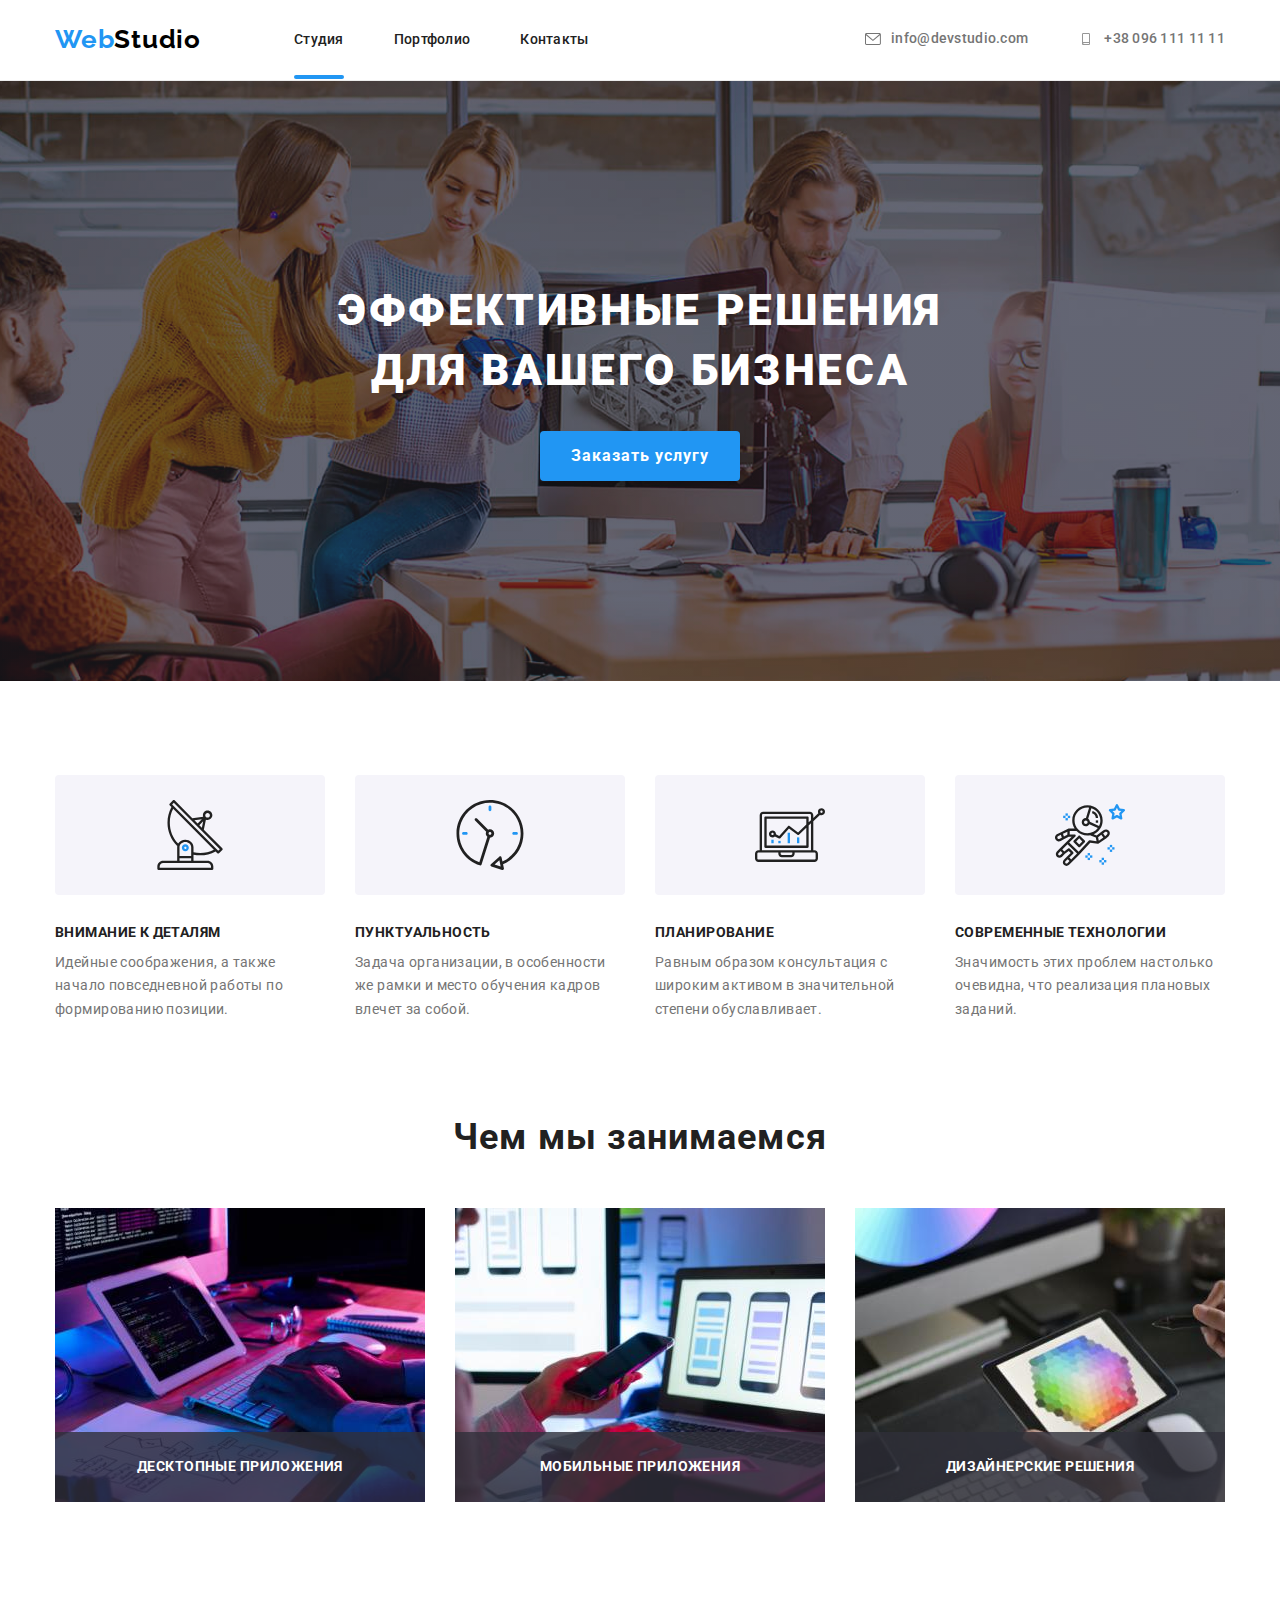
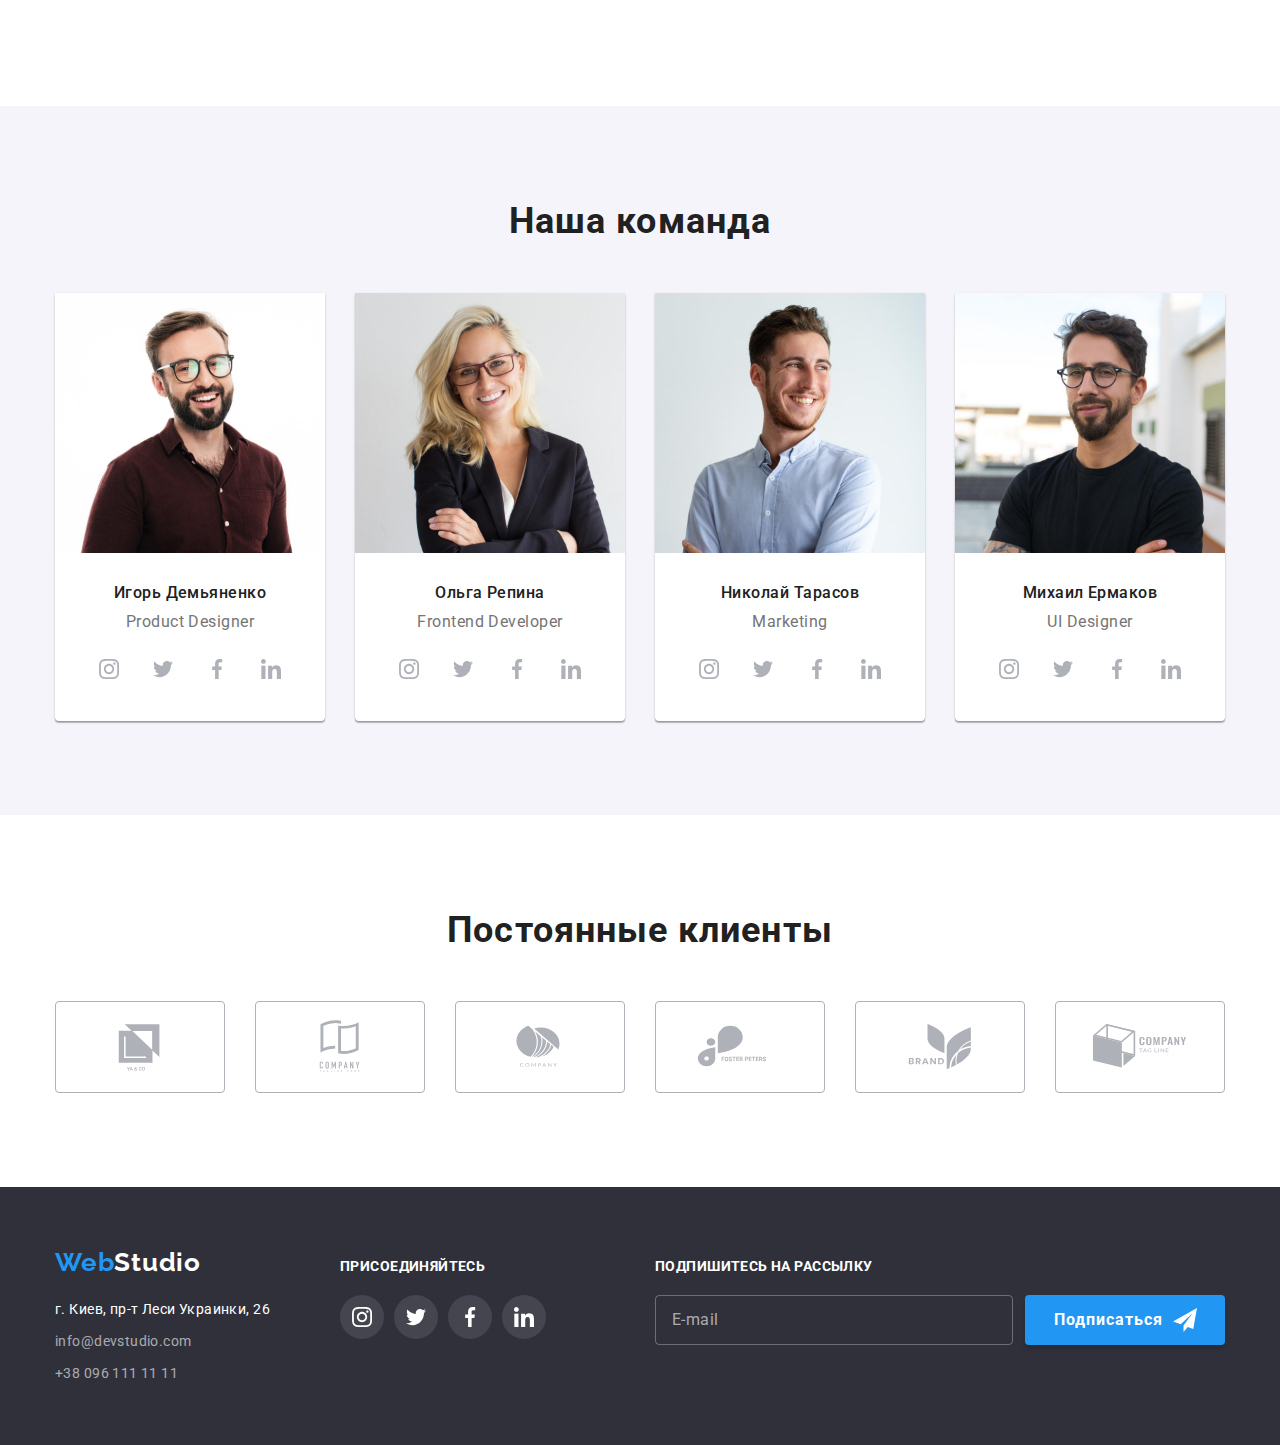
<file: index.html>
<!DOCTYPE html>
<html lang="ru">
  <head>
    <meta charset="UTF-8" />
    <meta http-equiv="X-UA-Compatible" content="IE=edge" />
    <meta name="viewport" content="width=device-width, initial-scale=1.0" />
    <title>Web Studio</title>
    <link rel="preconnect" href="https://fonts.googleapis.com" />
    <link rel="preconnect" href="https://fonts.gstatic.com" crossorigin />
    <link
      href="https://fonts.googleapis.com/css2?family=Raleway:wght@700&family=Roboto:wght@400;500;700;900&display=swap"
      rel="stylesheet"
    />
    <link rel="stylesheet" href="./css/modern-normalize.css" />
    <link rel="stylesheet" href="./css/styles.css" />
    <link rel="stylesheet" href="./css/main.min.css" />
  </head>
  <body>
    <header class="header">
      <div class="header__container container">
        <nav class="header-navigation">
          <a class="logo link" href=".\index.html"
            ><span class="logo__marker">Web</span>Studio</a
          >
          <ul class="header-navigation__list list">
            <li class="header-navigation__item">
              <a
                class="header-navigation__link link header-navigation__link--current"
                href="./index.html"
                >Студия</a
              >
            </li>
            <li class="header-navigation__item">
              <a class="header-navigation__link link" href="./portfolio.html"
                >Портфолио</a
              >
            </li>
            <li class="header-navigation__item">
              <a class="header-navigation__link link" href="">Контакты</a>
            </li>
          </ul>
        </nav>
        <ul class="header-contacts list">
          <li class="header-contacts__item">
            <a
              class="header-contacts__link link"
              href="mailto:info@devstudio.com"
              ><svg class="header-contacts__icon" width="16" height="12">
                <use href="./images/icons.svg#icon-envelope"></use>
              </svg>
              <span>info@devstudio.com</span>
            </a>
          </li>
          <li class="header-contacts__item">
            <a class="header-contacts__link link" href="tel:+380961111111">
              <svg class="header-contacts__icon" width="16" height="12">
                <use href="./images/icons.svg#icon-smartphone"></use>
              </svg>
              <span>+38 096 111 11 11</span></a
            >
          </li>
        </ul>
        <button type="button" class="header__menu-btn">
          <svg class="header__menu-icon" width="24" height="24">
            <use href="./images/icons.svg#icon-menu"></use>
          </svg>
        </button>
      </div>
    </header>
    <main>
      <section class="hero section">
        <div class="hero__container container">
          <h1 class="hero__title">Эффективные решения для вашего бизнеса</h1>
          <button class="hero__btn main-button" type="button" data-modal-open>
            Заказать услугу
          </button>
        </div>
      </section>
      <section class="about section">
        <div class="container">
          <ul class="about__list list">
            <li class="about__item">
              <div class="about__picture-wrap">
                <svg class="about__picture" width="70" height="70">
                  <use href="./images/icons.svg#icon-antenna"></use>
                </svg>
              </div>
              <h3 class="about__item-title">Внимание к деталям</h3>
              <p class="about__item-text">
                Идейные соображения, а также начало повседневной работы по
                формированию позиции.
              </p>
            </li>
            <li class="about__item">
              <div class="about__picture-wrap">
                <svg class="about__picture" width="70" height="70">
                  <use href="./images/icons.svg#icon-clock"></use>
                </svg>
              </div>
              <h3 class="about__item-title">Пунктуальность</h3>
              <p class="about__item-text">
                Задача организации, в особенности же рамки и место обучения
                кадров влечет за собой.
              </p>
            </li>
            <li class="about__item">
              <div class="about__picture-wrap">
                <svg class="about__picture" width="70" height="70">
                  <use href="./images/icons.svg#icon-diagram"></use>
                </svg>
              </div>
              <h3 class="about__item-title">Планирование</h3>
              <p class="about__item-text">
                Равным образом консультация с широким активом в значительной
                степени обуславливает.
              </p>
            </li>
            <li class="about__item">
              <div class="about__picture-wrap">
                <svg class="about__picture" width="70" height="70">
                  <use href="./images/icons.svg#icon-astronaut"></use>
                </svg>
              </div>
              <h3 class="about__item-title">Современные технологии</h3>
              <p class="about__item-text">
                Значимость этих проблем настолько очевидна, что реализация
                плановых заданий.
              </p>
            </li>
          </ul>
        </div>
      </section>
      <section class="work section">
        <div class="container">
          <h2 class="work__title section-title">Чем мы занимаемся</h2>
          <ul class="work__list list">
            <li class="work__item">
              <img
                src="./images/img-job-1.jpg"
                alt="Пишем код"
                width="370"
                height="294"
              />
              <h3 class="work__item-title">Десктопные приложения</h3>
            </li>
            <li class="work__item">
              <img
                src="./images/img-job-2.jpg"
                alt="Создаем мобильные приложения"
                width="370"
                height="294"
              />
              <h3 class="work__item-title">Мобильные приложения</h3>
            </li>
            <li class="work__item">
              <img
                src="./images/img-job-3.jpg"
                alt="Дизайн"
                width="370"
                height="294"
              />
              <h3 class="work__item-title">Дизайнерские решения</h3>
            </li>
          </ul>
        </div>
      </section>
      <section>
        <div class="container">
          <div class="waste"></div>
        </div>
      </section>
      <section class="team section">
        <div class="container">
          <h2 class="team__title section-title">Наша команда</h2>
          <ul class="team__list list">
            <li>
              <div class="teammate">
                <picture>
                  <source
                    srcset="
                      ./images/img-team-1-1x.jpg 1x,
                      ./images/img-team-1-2x.jpg 2x
                    "
                    media="(min-width: 1200px)"
                  />
                  <source
                    srcset="
                      ./images/img-team-1-tab-1x.jpg 1x,
                      ./images/img-team-1-tab-2x.jpg 2x
                    "
                    media="(min-width: 768px)"
                  />
                  <source
                    srcset="
                      ./images/img-team-1-mob-1x.jpg 1x,
                      ./images/img-team-1-mob-2x.jpg 2x
                    "
                    media="(min-width: 320px)"
                  />
                  <img
                    src="./images/img-team-1-1x.jpg"
                    alt="Product Designer"
                  />
                </picture>
                <div class="teammate__text-box">
                  <h3 class="teammate__title">Игорь Демьяненко</h3>
                  <p class="teammate__text">Product Designer</p>
                  <ul class="teammate__social-list socials list">
                    <li class="socials__item">
                      <a class="socials__link" href=""
                        ><svg class="socials__icon" width="20" height="20">
                          <use href="./images/icons.svg#icon-instagram"></use>
                        </svg>
                      </a>
                    </li>
                    <li class="socials__item">
                      <a class="socials__link" href=""
                        ><svg class="socials__icon" width="20" height="20">
                          <use href="./images/icons.svg#icon-twitter"></use>
                        </svg>
                      </a>
                    </li>
                    <li class="socials__item">
                      <a class="socials__link" href=""
                        ><svg class="socials__icon" width="20" height="20">
                          <use href="./images/icons.svg#icon-facebook"></use>
                        </svg>
                      </a>
                    </li>
                    <li class="socials__item">
                      <a class="socials__link" href=""
                        ><svg class="socials__icon" width="20" height="20">
                          <use href="./images/icons.svg#icon-linkedin"></use>
                        </svg>
                      </a>
                    </li>
                  </ul>
                </div>
              </div>
            </li>
            <li>
              <div class="teammate">
                <picture>
                  <source
                    srcset="
                      ./images/img-team-2-1x.jpg 1x,
                      ./images/img-team-2-2x.jpg 2x
                    "
                    media="(min-width: 1200px)"
                  />
                  <source
                    srcset="
                      ./images/img-team-2-tab-1x.jpg 1x,
                      ./images/img-team-2-tab-2x.jpg 2x
                    "
                    media="(min-width: 768px)"
                  />
                  <source
                    srcset="
                      ./images/img-team-2-mob-1x.jpg 1x,
                      ./images/img-team-2-mob-2x.jpg 2x
                    "
                    media="(min-width: 320px)"
                  />
                  <img
                    src="./images/img-team-2-1x.jpg"
                    alt="Frontend Developer"
                  />
                </picture>
                <div class="teammate__text-box">
                  <h3 class="teammate__title">Ольга Репина</h3>
                  <p class="teammate__text">Frontend Developer</p>
                  <ul class="teammate__social-list socials list">
                    <li class="socials__item">
                      <a class="socials__link" href=""
                        ><svg class="socials__icon" width="20" height="20">
                          <use href="./images/icons.svg#icon-instagram"></use>
                        </svg>
                      </a>
                    </li>
                    <li class="socials__item">
                      <a class="socials__link" href=""
                        ><svg class="socials__icon" width="20" height="20">
                          <use href="./images/icons.svg#icon-twitter"></use>
                        </svg>
                      </a>
                    </li>
                    <li class="socials__item">
                      <a class="socials__link" href=""
                        ><svg class="socials__icon" width="20" height="20">
                          <use href="./images/icons.svg#icon-facebook"></use>
                        </svg>
                      </a>
                    </li>
                    <li class="socials__item">
                      <a class="socials__link" href=""
                        ><svg class="socials__icon" width="20" height="20">
                          <use href="./images/icons.svg#icon-linkedin"></use>
                        </svg>
                      </a>
                    </li>
                  </ul>
                </div>
              </div>
            </li>
            <li>
              <div class="teammate">
                <picture>
                  <source
                    srcset="
                      ./images/img-team-3-1x.jpg 1x,
                      ./images/img-team-3-2x.jpg 2x
                    "
                    media="(min-width: 1200px)"
                  />
                  <source
                    srcset="
                      ./images/img-team-3-tab-1x.jpg 1x,
                      ./images/img-team-3-tab-2x.jpg 2x
                    "
                    media="(min-width: 768px)"
                  />
                  <source
                    srcset="
                      ./images/img-team-3-mob-1x.jpg 1x,
                      ./images/img-team-3-mob-2x.jpg 2x
                    "
                    media="(min-width: 320px)"
                  />
                  <img src="./images/img-team-3-1x.jpg" alt="Marketing" />
                </picture>
                <div class="teammate__text-box">
                  <h3 class="teammate__title">Николай Тарасов</h3>
                  <p class="teammate__text">Marketing</p>
                  <ul class="teammate__social-list socials list">
                    <li class="socials__item">
                      <a class="socials__link" href=""
                        ><svg class="socials__icon" width="20" height="20">
                          <use href="./images/icons.svg#icon-instagram"></use>
                        </svg>
                      </a>
                    </li>
                    <li class="socials__item">
                      <a class="socials__link" href=""
                        ><svg class="socials__icon" width="20" height="20">
                          <use href="./images/icons.svg#icon-twitter"></use>
                        </svg>
                      </a>
                    </li>
                    <li class="socials__item">
                      <a class="socials__link" href=""
                        ><svg class="socials__icon" width="20" height="20">
                          <use href="./images/icons.svg#icon-facebook"></use>
                        </svg>
                      </a>
                    </li>
                    <li class="socials__item">
                      <a class="socials__link" href=""
                        ><svg class="socials__icon" width="20" height="20">
                          <use href="./images/icons.svg#icon-linkedin"></use>
                        </svg>
                      </a>
                    </li>
                  </ul>
                </div>
              </div>
            </li>
            <li>
              <div class="teammate">
                <picture>
                  <source
                    srcset="
                      ./images/img-team-4-1x.jpg 1x,
                      ./images/img-team-4-2x.jpg 2x
                    "
                    media="(min-width: 1200px)"
                  />
                  <source
                    srcset="
                      ./images/img-team-4-tab-1x.jpg 1x,
                      ./images/img-team-4-tab-2x.jpg 2x
                    "
                    media="(min-width: 768px)"
                  />
                  <source
                    srcset="
                      ./images/img-team-4-mob-1x.jpg 1x,
                      ./images/img-team-4-mob-2x.jpg 2x
                    "
                    media="(min-width: 320px)"
                  />
                  <img src="./images/img-team-4-1x.jpg" alt="UI Designer" />
                </picture>
                <div class="teammate__text-box">
                  <h3 class="teammate__title">Михаил Ермаков</h3>
                  <p class="teammate__text">UI Designer</p>
                  <ul class="teammate__social-list socials list">
                    <li class="socials__item">
                      <a class="socials__link" href=""
                        ><svg class="socials__icon" width="20" height="20">
                          <use href="./images/icons.svg#icon-instagram"></use>
                        </svg>
                      </a>
                    </li>
                    <li class="socials__item">
                      <a class="socials__link" href=""
                        ><svg class="socials__icon" width="20" height="20">
                          <use href="./images/icons.svg#icon-twitter"></use>
                        </svg>
                      </a>
                    </li>
                    <li class="socials__item">
                      <a class="socials__link" href=""
                        ><svg class="socials__icon" width="20" height="20">
                          <use href="./images/icons.svg#icon-facebook"></use>
                        </svg>
                      </a>
                    </li>
                    <li class="socials__item">
                      <a class="socials__link" href=""
                        ><svg class="socials__icon" width="20" height="20">
                          <use href="./images/icons.svg#icon-linkedin"></use>
                        </svg>
                      </a>
                    </li>
                  </ul>
                </div>
              </div>
            </li>
          </ul>
        </div>
      </section>
      <section class="clients section">
        <div class="container">
          <h2 class="clients__title section-title">Постоянные клиенты</h2>
          <ul class="clients__list list">
            <li class="clients__item">
              <a class="clients__link" href=""
                ><svg class="clients__icon" width="106" height="60">
                  <use href="./images/icons.svg#icon-logo-1"></use>
                </svg>
              </a>
            </li>
            <li class="clients__item">
              <a class="clients__link" href=""
                ><svg class="clients__icon" width="106" height="60">
                  <use href="./images/icons.svg#icon-logo-2"></use>
                </svg>
              </a>
            </li>
            <li class="clients__item">
              <a class="clients__link" href=""
                ><svg class="clients__icon" width="106" height="60">
                  <use href="./images/icons.svg#icon-logo-3"></use>
                </svg>
              </a>
            </li>
            <li class="clients__item">
              <a class="clients__link" href=""
                ><svg class="clients__icon" width="106" height="60">
                  <use href="./images/icons.svg#icon-logo-4"></use>
                </svg>
              </a>
            </li>
            <li class="clients__item">
              <a class="clients__link" href=""
                ><svg class="clients__icon" width="106" height="60">
                  <use href="./images/icons.svg#icon-logo-5"></use>
                </svg>
              </a>
            </li>
            <li class="clients__item">
              <a class="clients__link" href=""
                ><svg class="clients__icon" width="106" height="60">
                  <use href="./images/icons.svg#icon-logo-6"></use>
                </svg>
              </a>
            </li>
          </ul>
        </div>
      </section>
    </main>
    <footer class="footer">
      <div class="footer__container container">
        <div class="footer__links-section">
          <div class="footer__left">
            <a class="logo link" href=""
              ><span class="logo__marker">Web</span>Studio</a
            >
            <address class="footer-address">
              <ul class="footer-adress__list list">
                <li class="footer-address__item">
                  <a
                    class="footer-address__link link"
                    href="https://goo.gl/maps/UkCp5fHZR93qL6xV6"
                    target="_blank"
                    rel="noopener noreferrer"
                    >г. Киев, пр-т Леси Украинки, 26</a
                  >
                </li>
                <li class="footer-address__item">
                  <a
                    class="footer-address__contacts-link link"
                    href="mailto:info@devstudio.com"
                    >info@devstudio.com</a
                  >
                </li>
                <li class="footer-adress__item">
                  <a
                    class="footer-address__contacts-link link"
                    href="tel:+380961111111"
                    >+38 096 111 11 11</a
                  >
                </li>
              </ul>
            </address>
          </div>
          <div class="footer__right">
            <strong class="footer__social-title">присоединяйтесь</strong>
            <ul class="footer__social-list socials list">
              <li class="socials__item">
                <a class="socials__link" href=""
                  ><svg class="socials__icon" width="20" height="20">
                    <use href="./images/icons.svg#icon-instagram"></use>
                  </svg>
                </a>
              </li>
              <li class="socials__item">
                <a class="socials__link" href=""
                  ><svg class="socials__icon" width="20" height="20">
                    <use href="./images/icons.svg#icon-twitter"></use>
                  </svg>
                </a>
              </li>
              <li class="socials__item">
                <a class="socials__link" href=""
                  ><svg class="socials__icon" width="20" height="20">
                    <use href="./images/icons.svg#icon-facebook"></use>
                  </svg>
                </a>
              </li>
              <li class="socials__item">
                <a class="socials__link" href=""
                  ><svg class="socials__icon" width="20" height="20">
                    <use href="./images/icons.svg#icon-linkedin"></use>
                  </svg>
                </a>
              </li>
            </ul>
          </div>
        </div>
        <div class="subscribe">
          <strong class="subscribe__title">подпишитесь на рассылку</strong>
          <form action="#" name="subscribe__form">
            <div class="subscribe__wrapper">
              <input
                type="email"
                class="subscribe__mail"
                name="subscribe-mail"
                placeholder="E-mail"
                required
              />
              <button type="submit" class="subscribe__btn main-button">
                <span>Подписаться</span>
                <svg class="subscribe__send-icon" width="24" height="24">
                  <use href="./images/icons.svg#icon-send"></use>
                </svg>
              </button>
            </div>
          </form>
        </div>
      </div>
    </footer>
    <div class="menu is-hidden">
      <div class="menu__container container">
        <div class="menu-top">
          <button type="button" class="menu__close-btn">
            <svg class="menu__icon-close" width="28" height="28">
              <use href="./images/icons.svg#icon-close"></use>
            </svg>
          </button>
          <ul class="menu-navigation list">
            <li class="menu-navigation__item">
              <a
                class="menu-navigation__link menu-navigation__link--current link"
                href="./index.html"
                >Студия</a
              >
            </li>
            <li class="menu-navigation__item">
              <a class="menu-navigation__link link" href="./portfolio.html"
                >Портфолио</a
              >
            </li>
            <li class="menu-navigation__item">
              <a class="menu-navigation__link link" href="">Контакты</a>
            </li>
          </ul>
        </div>
        <div class="menu-bottom">
          <ul class="menu-contacts list">
            <li class="menu-contacts__item">
              <a
                class="menu-contacts__link menu-contacts__link--current link"
                href="tel:+380961111111"
              >
                <span>+38 096 111 11 11</span></a
              >
            </li>
            <li class="menu-contacts__item">
              <a
                class="menu-contacts__link link"
                href="mailto:info@devstudio.com"
              >
                <span>info@devstudio.com</span>
              </a>
            </li>
          </ul>
          <ul class="menu-socials list">
            <li class="menu-socials__item">
              <a class="menu-socials__link link" href="">Instagram</a>
            </li>
            <li class="menu-socials__item">
              <a class="menu-socials__link link" href="">Twitter</a>
            </li>
            <li class="menu-socials__item">
              <a class="menu-socials__link link" href="">Facebook</a>
            </li>
            <li class="menu-socials__item">
              <a class="menu-socials__link link" href="">LinkedIn</a>
            </li>
          </ul>
        </div>
      </div>
    </div>
    <div class="backdrop is-hidden" data-modal>
      <div class="modal">
        <button type="button" class="modal__close" data-modal-close>
          <svg class="modal__icon-close" width="18" height="18">
            <use href="./images/icons.svg#icon-close"></use>
          </svg>
        </button>
        <p class="modal__title">Оставьте свои данные, мы вам перезвоним</p>

        <form action="#" class="modal__form" name="modal-form">
          <div class="modal__input-field">
            <label for="modal__input-person">Имя</label>
            <div class="modal__input-wrap">
              <input
                type="text"
                name="user-name"
                class="modal__input"
                id="modal__input-person"
                required
              />
              <svg class="modal__icon" width="18" height="18">
                <use href="./images/icons.svg#icon-person"></use>
              </svg>
            </div>
          </div>
          <div class="modal__input-field">
            <label for="modal__input-tel">Телефон</label>
            <div class="modal__input-wrap">
              <input
                type="tel"
                name="user-tel"
                class="modal__input"
                id="modal__input-tel"
                required
              />
              <svg class="modal__icon" width="18" height="18">
                <use href="./images/icons.svg#icon-phone"></use>
              </svg>
            </div>
          </div>
          <div class="modal__input-field">
            <label for="modal__input-email">Почта</label>
            <div class="modal__input-wrap">
              <input
                type="email"
                name="user-email"
                class="modal__input"
                id="modal__input-email"
                required
              />
              <svg class="modal__icon" width="18" height="18">
                <use href="./images/icons.svg#icon-email"></use>
              </svg>
            </div>
          </div>
          <div class="modal__input-field">
            <label for="user__comment">Комментарий</label>
            <div class="modal__input-wrap">
              <textarea
                name="modal-text"
                class="modal__text"
                id="user__comment"
              ></textarea>
            </div>
          </div>
          <div class="modal__input-field modal__check-field">
            <input
              type="checkbox"
              name="policy"
              id="modal__check"
              class="modal__check visually-hidden"
            />
            <label for="modal__check" class="modal__check-text"
              ><span>
                <svg class="modal__check-icon" width="16" height="15">
                  <use href="./images/icons.svg#icon-vector"></use>
                </svg> </span
              >Соглашаюсь с рассылкой и принимаю
              <a href="#">Условия договора</a></label
            >
          </div>
          <button type="submit" class="modal__send-btn main-button">
            Отправить
          </button>
        </form>
      </div>
    </div>
    <script src="./js/modal.js"></script>
    <script src="./js/menu.js"></script>
  </body>
</html>
</file>
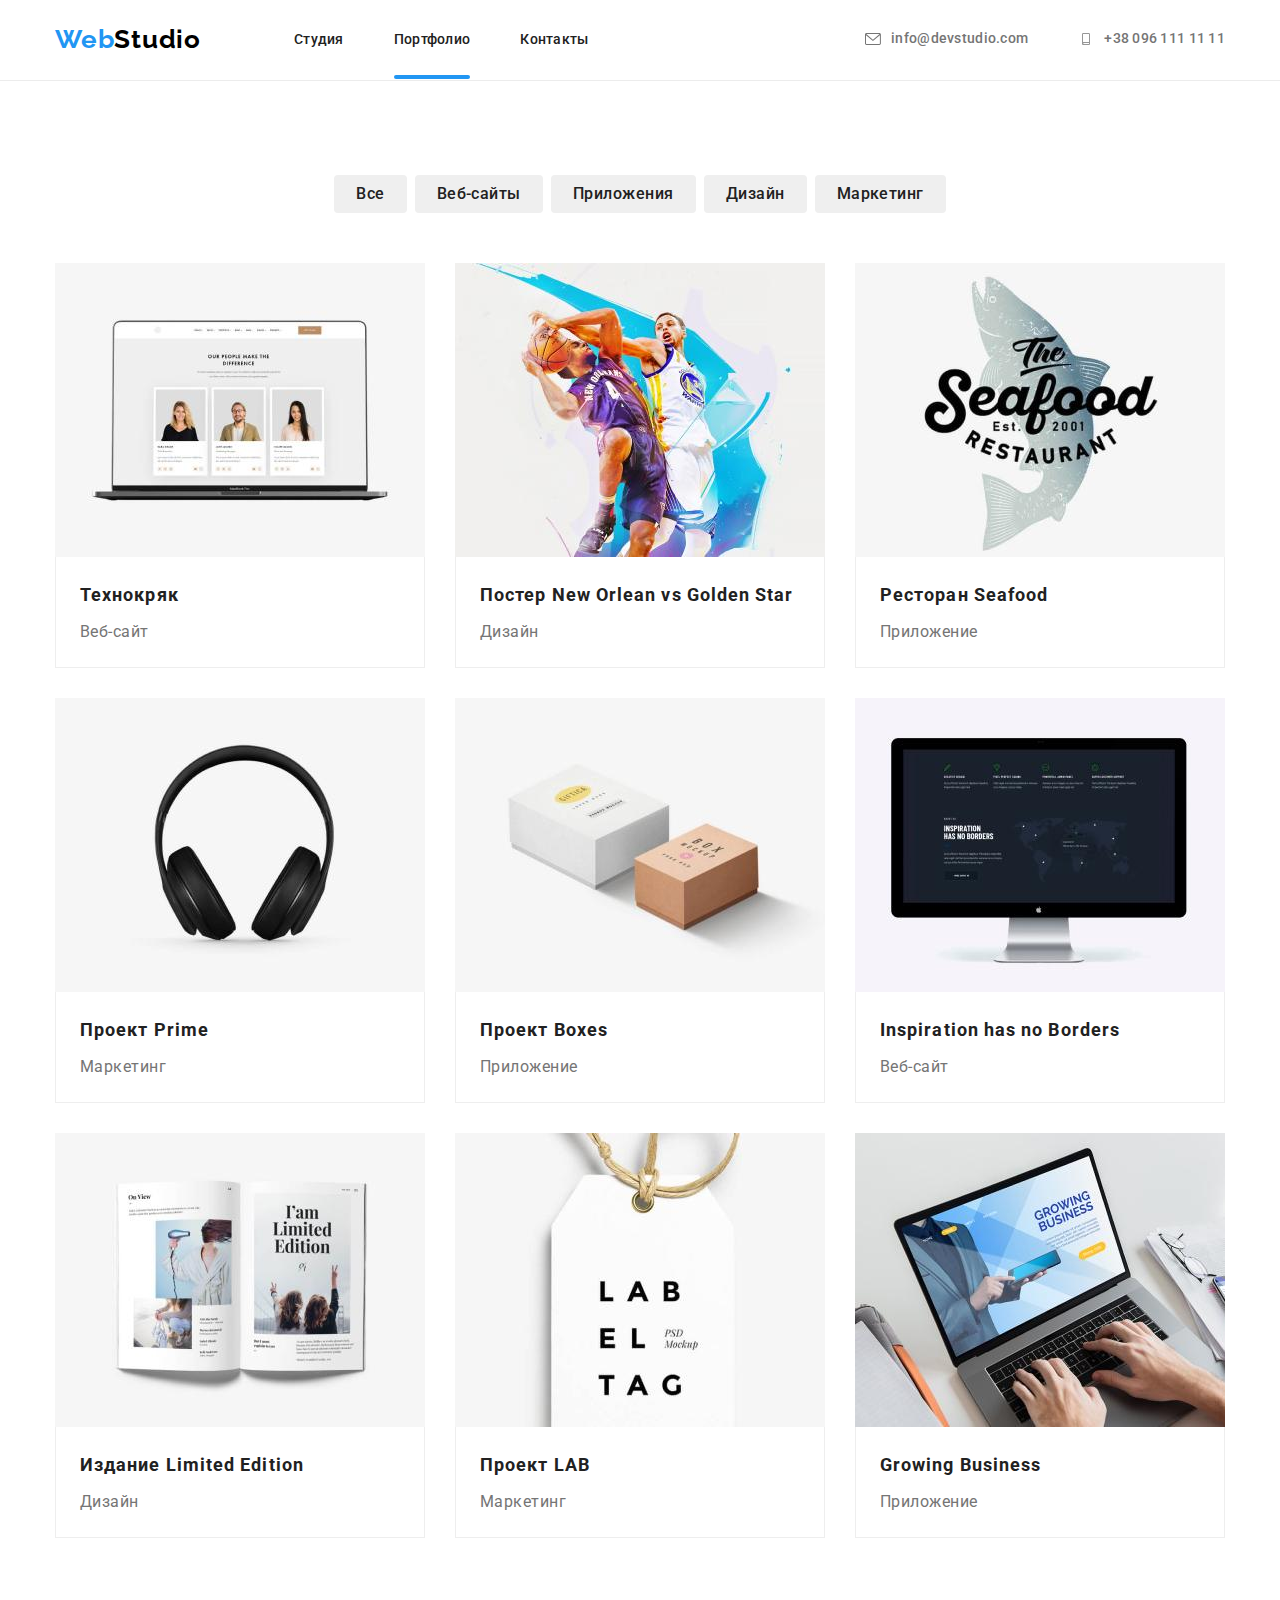
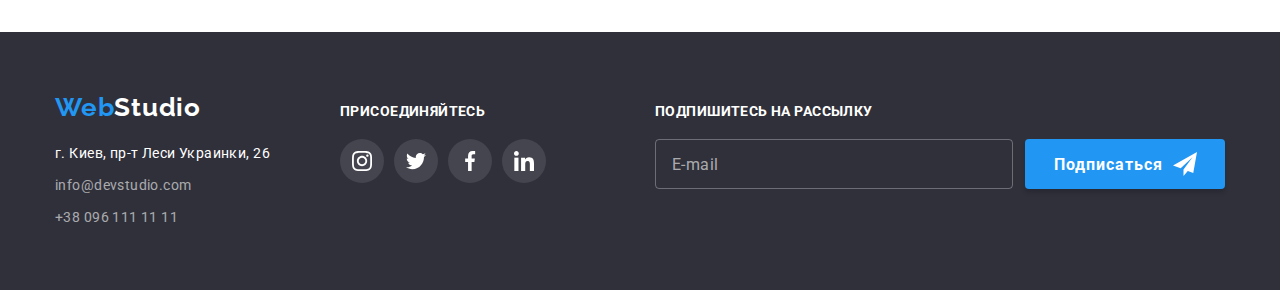
<file: portfolio.html>
<!DOCTYPE html>
<html lang="ru">
  <head>
    <meta charset="UTF-8" />
    <meta http-equiv="X-UA-Compatible" content="IE=edge" />
    <meta name="viewport" content="width=device-width, initial-scale=1.0" />
    <title>Portfolio</title>
    <link rel="preconnect" href="https://fonts.googleapis.com" />
    <link rel="preconnect" href="https://fonts.gstatic.com" crossorigin />
    <link
      href="https://fonts.googleapis.com/css2?family=Raleway:wght@700&family=Roboto:wght@400;500;700;900&display=swap"
      rel="stylesheet"
    />
    <link rel="stylesheet" href="./css/modern-normalize.css" />
    <link rel="stylesheet" href="./css/styles.css" />
    <link rel="stylesheet" href="./css/main.min.css" />
  </head>
  <body>
    <header class="header">
      <div class="header__container container">
        <nav class="header-navigation">
          <a class="logo link" href=".\index.html"
            ><span class="logo__marker">Web</span>Studio</a
          >
          <ul class="header-navigation__list list">
            <li class="header-navigation__item">
              <a class="header-navigation__link link" href="./index.html"
                >Студия</a
              >
            </li>
            <li class="header-navigation__item">
              <a
                class="header-navigation__link header-navigation__link--current link"
                href="./portfolio.html"
                >Портфолио</a
              >
            </li>
            <li class="header-navigation__item">
              <a class="header-navigation__link link" href="">Контакты</a>
            </li>
          </ul>
        </nav>
        <ul class="header-contacts list">
          <li class="header-contacts__item">
            <a
              class="header-contacts__link link"
              href="mailto:info@devstudio.com"
              ><svg class="header-contacts__icon" width="16" height="12">
                <use href="./images/icons.svg#icon-envelope"></use>
              </svg>
              <span>info@devstudio.com</span>
            </a>
          </li>
          <li class="header-contacts__item">
            <a class="header-contacts__link link" href="tel:+380961111111">
              <svg class="header-contacts__icon" width="16" height="12">
                <use href="./images/icons.svg#icon-smartphone"></use>
              </svg>
              <span>+38 096 111 11 11</span></a
            >
          </li>
        </ul>
        <button type="button" class="header__menu-btn">
          <svg class="header__menu-icon" width="24" height="24">
            <use href="./images/icons.svg#icon-menu"></use>
          </svg>
        </button>
      </div>
    </header>
    <main>
      <section class="projects section">
        <div class="projects__container container">
          <!-- будет скрыт  -->
          <h1 class="visually-hidden">Наши проекты</h1>

          <ul class="projects__filter-list list">
            <li class="projects__filter-item">
              <button class="projects__filter-btn" type="button">Все</button>
            </li>
            <li class="projects__filter-item">
              <button class="projects__filter-btn" type="button">
                Веб-сайты
              </button>
            </li>
            <li class="projects__filter-item">
              <button class="projects__filter-btn" type="button">
                Приложения
              </button>
            </li>
            <li class="projects__filter-item">
              <button class="projects__filter-btn" type="button">Дизайн</button>
            </li>
            <li class="projects__filter-item">
              <button class="projects__filter-btn" type="button">
                Маркетинг
              </button>
            </li>
          </ul>

          <ul class="projects__list list">
            <li class="projects__item">
              <div class="projects__item-wrapper">
                <!-- <img src="./images/img-project-1.jpg" alt="Веб-сайт" /> -->
                <picture>
                  <source
                    srcset="
                      ./images/img-project-1-1x.jpg 1x,
                      ./images/img-project-1-2x.jpg 2x
                    "
                    media="(min-width: 1200px)"
                  />
                  <source
                    srcset="
                      ./images/img-project-1-tab-1x.jpg 1x,
                      ./images/img-project-1-tab-2x.jpg 2x
                    "
                    media="(min-width: 768px)"
                  />
                  <source
                    srcset="
                      ./images/img-project-1-mob-1x.jpg 1x,
                      ./images/img-project-1-mob-2x.jpg 2x
                    "
                    media="(min-width: 320px)"
                  />
                  <img src="./images/img-project-1-1x.jpg" alt="Веб-сайт" />
                </picture>
                <p class="projects__overlay-text">
                  Технокряк это современная площадка распространения
                  коронавируса. Компании используют эту платформу для цифрового
                  шпионажа и атак на защищённые сервера конкурентов.
                </p>
              </div>

              <div class="projects__item-border">
                <h2 class="projects__item-title">Технокряк</h2>
                <p class="projects__item-text">Веб-сайт</p>
              </div>
            </li>
            <li class="projects__item">
              <div class="projects__item-wrapper">
                <!-- <img src="./images/img-project-2.jpg" alt="Дизайн" /> -->
                <picture>
                  <source
                    srcset="
                      ./images/img-project-2-1x.jpg 1x,
                      ./images/img-project-2-2x.jpg 2x
                    "
                    media="(min-width: 1200px)"
                  />
                  <source
                    srcset="
                      ./images/img-project-2-tab-1x.jpg 1x,
                      ./images/img-project-2-tab-2x.jpg 2x
                    "
                    media="(min-width: 768px)"
                  />
                  <source
                    srcset="
                      ./images/img-project-2-mob-1x.jpg 1x,
                      ./images/img-project-2-mob-2x.jpg 2x
                    "
                    media="(min-width: 320px)"
                  />
                  <img src="./images/img-project-2-1x.jpg" alt="Дизайн" />
                </picture>
                <p class="projects__overlay-text">
                  Lorem ipsum dolor sit amet consectetur adipisicing elit.
                  Laborum, ipsam et hic tempora esse labore totam ipsa.
                  Excepturi quasi non, aperiam earum tenetur hic! Temporibus
                  adipisci vero soluta nam enim?
                </p>
              </div>
              <div class="projects__item-border">
                <h2 class="projects__item-title">
                  Постер New Orlean vs Golden Star
                </h2>
                <p class="projects__item-text">Дизайн</p>
              </div>
            </li>
            <li class="projects__item">
              <div class="projects__item-wrapper">
                <!-- <img src="./images/img-project-3.jpg" alt="Приложение" /> -->
                <picture>
                  <source
                    srcset="
                      ./images/img-project-3-1x.jpg 1x,
                      ./images/img-project-3-2x.jpg 2x
                    "
                    media="(min-width: 1200px)"
                  />
                  <source
                    srcset="
                      ./images/img-project-3-tab-1x.jpg 1x,
                      ./images/img-project-3-tab-2x.jpg 2x
                    "
                    media="(min-width: 768px)"
                  />
                  <source
                    srcset="
                      ./images/img-project-3-mob-1x.jpg 1x,
                      ./images/img-project-3-mob-2x.jpg 2x
                    "
                    media="(min-width: 320px)"
                  />
                  <img src="./images/img-project-3-1x.jpg" alt="Приложение" />
                </picture>
                <p class="projects__overlay-text">
                  Lorem ipsum dolor sit amet, consectetur adipisicing elit. Iure
                  fugiat facilis natus quaerat suscipit ea delectus
                  exercitationem, consequatur aperiam quod ipsum reprehenderit
                  assumenda, veritatis odit.
                </p>
              </div>
              <div class="projects__item-border">
                <h2 class="projects__item-title">Ресторан Seafood</h2>
                <p class="projects__item-text">Приложение</p>
              </div>
            </li>
            <li class="projects__item">
              <div class="projects__item-wrapper">
                <!-- <img src="./images/img-project-4.jpg" alt="Маркетинг" /> -->
                <picture>
                  <source
                    srcset="
                      ./images/img-project-4-1x.jpg 1x,
                      ./images/img-project-4-2x.jpg 2x
                    "
                    media="(min-width: 1200px)"
                  />
                  <source
                    srcset="
                      ./images/img-project-4-tab-1x.jpg 1x,
                      ./images/img-project-4-tab-2x.jpg 2x
                    "
                    media="(min-width: 768px)"
                  />
                  <source
                    srcset="
                      ./images/img-project-4-mob-1x.jpg 1x,
                      ./images/img-project-4-mob-2x.jpg 2x
                    "
                    media="(min-width: 320px)"
                  />
                  <img src="./images/img-project-4-1x.jpg" alt="Маркетинг" />
                </picture>
                <p class="projects__overlay-text">
                  Lorem ipsum dolor sit amet consectetur adipisicing elit.
                  Beatae, nemo praesentium. Accusantium, distinctio? Soluta ut
                  in, corporis perferendis rerum voluptate repellat officiis
                  minima asperiores! Quas, eum!
                </p>
              </div>
              <div class="projects__item-border">
                <h2 class="projects__item-title">Проект Prime</h2>
                <p class="projects__item-text">Маркетинг</p>
              </div>
            </li>
            <li class="projects__item">
              <div class="projects__item-wrapper">
                <!-- <img src="./images/img-project-5.jpg" alt="Приложение" /> -->
                <picture>
                  <source
                    srcset="
                      ./images/img-project-5-1x.jpg 1x,
                      ./images/img-project-5-2x.jpg 2x
                    "
                    media="(min-width: 1200px)"
                  />
                  <source
                    srcset="
                      ./images/img-project-5-tab-1x.jpg 1x,
                      ./images/img-project-5-tab-2x.jpg 2x
                    "
                    media="(min-width: 768px)"
                  />
                  <source
                    srcset="
                      ./images/img-project-5-mob-1x.jpg 1x,
                      ./images/img-project-5-mob-2x.jpg 2x
                    "
                    media="(min-width: 320px)"
                  />
                  <img src="./images/img-project-5-1x.jpg" alt="Приложение" />
                </picture>
                <p class="projects__overlay-text">
                  Lorem ipsum dolor sit amet consectetur adipisicing elit. Sint
                  commodi illum culpa impedit ex dicta, mollitia, earum itaque
                  dolorem consequatur autem ea at debitis iure libero illo!
                </p>
              </div>
              <div class="projects__item-border">
                <h2 class="projects__item-title">Проект Boxes</h2>
                <p class="projects__item-text">Приложение</p>
              </div>
            </li>
            <li class="projects__item">
              <div class="projects__item-wrapper">
                <!-- <img src="./images/img-project-6.jpg" alt="Веб-сайт" /> -->
                <picture>
                  <source
                    srcset="
                      ./images/img-project-6-1x.jpg 1x,
                      ./images/img-project-6-2x.jpg 2x
                    "
                    media="(min-width: 1200px)"
                  />
                  <source
                    srcset="
                      ./images/img-project-6-tab-1x.jpg 1x,
                      ./images/img-project-6-tab-2x.jpg 2x
                    "
                    media="(min-width: 768px)"
                  />
                  <source
                    srcset="
                      ./images/img-project-6-mob-1x.jpg 1x,
                      ./images/img-project-6-mob-2x.jpg 2x
                    "
                    media="(min-width: 320px)"
                  />
                  <img src="./images/img-project-6-1x.jpg" alt="Веб-сайт" />
                </picture>
                <p class="projects__overlay-text">
                  Lorem ipsum dolor, sit amet consectetur adipisicing elit.
                  Voluptates, quo dicta neque error aperiam delectus alias ipsa
                  ut possimus! Quo, esse. Ea ullam recusandae labore numquam cum
                  earum?
                </p>
              </div>
              <div class="projects__item-border">
                <h2 class="projects__item-title">Inspiration has no Borders</h2>
                <p class="projects__item-text">Веб-сайт</p>
              </div>
            </li>
            <li class="projects__item">
              <div class="projects__item-wrapper">
                <!-- <img src="./images/img-project-7.jpg" alt="Дизайн" /> -->
                <picture>
                  <source
                    srcset="
                      ./images/img-project-7-1x.jpg 1x,
                      ./images/img-project-7-2x.jpg 2x
                    "
                    media="(min-width: 1200px)"
                  />
                  <source
                    srcset="
                      ./images/img-project-7-tab-1x.jpg 1x,
                      ./images/img-project-7-tab-2x.jpg 2x
                    "
                    media="(min-width: 768px)"
                  />
                  <source
                    srcset="
                      ./images/img-project-7-mob-1x.jpg 1x,
                      ./images/img-project-7-mob-2x.jpg 2x
                    "
                    media="(min-width: 320px)"
                  />
                  <img src="./images/img-project-7-1x.jpg" alt="Дизайн" />
                </picture>
                <p class="projects__overlay-text">
                  Lorem ipsum dolor sit amet consectetur adipisicing elit.
                  Optio, saepe dignissimos. Et laudantium dicta commodi, tempore
                  odit error facere incidunt nisi consequuntur dolore. Et
                  facilis dicta illo deleniti sapiente!
                </p>
              </div>
              <div class="projects__item-border">
                <h2 class="projects__item-title">Издание Limited Edition</h2>
                <p class="projects__item-text">Дизайн</p>
              </div>
            </li>
            <li class="projects__item">
              <div class="projects__item-wrapper">
                <!-- <img src="./images/img-project-8.jpg" alt="Маркетинг" /> -->
                <picture>
                  <source
                    srcset="
                      ./images/img-project-8-1x.jpg 1x,
                      ./images/img-project-8-2x.jpg 2x
                    "
                    media="(min-width: 1200px)"
                  />
                  <source
                    srcset="
                      ./images/img-project-8-tab-1x.jpg 1x,
                      ./images/img-project-8-tab-2x.jpg 2x
                    "
                    media="(min-width: 768px)"
                  />
                  <source
                    srcset="
                      ./images/img-project-8-mob-1x.jpg 1x,
                      ./images/img-project-8-mob-2x.jpg 2x
                    "
                    media="(min-width: 320px)"
                  />
                  <img src="./images/img-project-8-1x.jpg" alt="Маркетинг" />
                </picture>
                <p class="projects__overlay-text">
                  Lorem ipsum dolor sit amet consectetur adipisicing elit.
                  Molestiae sapiente quas vero, consequuntur adipisci ut dicta
                  sed in id, aut animi hic omnis assumenda inventore esse
                  aliquid illo, necessitatibus voluptates?
                </p>
              </div>
              <div class="projects__item-border">
                <h2 class="projects__item-title">Проект LAB</h2>
                <p class="projects__item-text">Маркетинг</p>
              </div>
            </li>
            <li class="projects__item">
              <div class="projects__item-wrapper">
                <!-- <img src="./images/img-project-9.jpg" alt="Приложение" /> -->
                <picture>
                  <source
                    srcset="
                      ./images/img-project-9-1x.jpg 1x,
                      ./images/img-project-9-2x.jpg 2x
                    "
                    media="(min-width: 1200px)"
                  />
                  <source
                    srcset="
                      ./images/img-project-9-tab-1x.jpg 1x,
                      ./images/img-project-9-tab-2x.jpg 2x
                    "
                    media="(min-width: 768px)"
                  />
                  <source
                    srcset="
                      ./images/img-project-9-mob-1x.jpg 1x,
                      ./images/img-project-9-mob-2x.jpg 2x
                    "
                    media="(min-width: 320px)"
                  />
                  <img src="./images/img-project-9-1x.jpg" alt="Приложение" />
                </picture>
                <p class="projects__overlay-text">
                  Lorem ipsum, dolor sit amet consectetur adipisicing elit.
                  Beatae quis, alias doloremque a enim sapiente. Soluta
                  inventore ex ipsum in quisquam accusamus eveniet quas
                  obcaecati!
                </p>
              </div>
              <div class="projects__item-border">
                <h2 class="projects__item-title">Growing Business</h2>
                <p class="projects__item-text">Приложение</p>
              </div>
            </li>
          </ul>
        </div>
      </section>
    </main>
    <footer class="footer">
      <div class="footer__container container">
        <div class="footer__links-section">
          <div class="footer__left">
            <a class="logo link" href=""
              ><span class="logo__marker">Web</span>Studio</a
            >
            <address class="footer-address">
              <ul class="footer-adress__list list">
                <li class="footer-address__item">
                  <a
                    class="footer-address__link link"
                    href="https://goo.gl/maps/UkCp5fHZR93qL6xV6"
                    target="_blank"
                    rel="noopener noreferrer"
                    >г. Киев, пр-т Леси Украинки, 26</a
                  >
                </li>
                <li class="footer-address__item">
                  <a
                    class="footer-address__contacts-link link"
                    href="mailto:info@devstudio.com"
                    >info@devstudio.com</a
                  >
                </li>
                <li class="footer-adress__item">
                  <a
                    class="footer-address__contacts-link link"
                    href="tel:+380961111111"
                    >+38 096 111 11 11</a
                  >
                </li>
              </ul>
            </address>
          </div>
          <div class="footer__right">
            <strong class="footer__social-title">присоединяйтесь</strong>
            <ul class="footer__social-list socials list">
              <li class="socials__item">
                <a class="socials__link" href=""
                  ><svg class="socials__icon" width="20" height="20">
                    <use href="./images/icons.svg#icon-instagram"></use>
                  </svg>
                </a>
              </li>
              <li class="socials__item">
                <a class="socials__link" href=""
                  ><svg class="socials__icon" width="20" height="20">
                    <use href="./images/icons.svg#icon-twitter"></use>
                  </svg>
                </a>
              </li>
              <li class="socials__item">
                <a class="socials__link" href=""
                  ><svg class="socials__icon" width="20" height="20">
                    <use href="./images/icons.svg#icon-facebook"></use>
                  </svg>
                </a>
              </li>
              <li class="socials__item">
                <a class="socials__link" href=""
                  ><svg class="socials__icon" width="20" height="20">
                    <use href="./images/icons.svg#icon-linkedin"></use>
                  </svg>
                </a>
              </li>
            </ul>
          </div>
        </div>
        <div class="subscribe">
          <strong class="subscribe__title">подпишитесь на рассылку</strong>
          <form action="#" name="subscribe__form">
            <div class="subscribe__wrapper">
              <input
                type="email"
                class="subscribe__mail"
                name="subscribe-mail"
                placeholder="E-mail"
                required
              />
              <button type="submit" class="subscribe__btn main-button">
                <span>Подписаться</span>
                <svg class="subscribe__send-icon" width="24" height="24">
                  <use href="./images/icons.svg#icon-send"></use>
                </svg>
              </button>
            </div>
          </form>
        </div>
      </div>
    </footer>
    <div class="menu is-hidden">
      <div class="menu__container container">
        <div class="menu-top">
          <button type="button" class="menu__close-btn">
            <svg class="menu__icon-close" width="28" height="28">
              <use href="./images/icons.svg#icon-close"></use>
            </svg>
          </button>
          <ul class="menu-navigation list">
            <li class="menu-navigation__item">
              <a
                class="menu-navigation__link menu-navigation__link--current link"
                href="./index.html"
                >Студия</a
              >
            </li>
            <li class="menu-navigation__item">
              <a class="menu-navigation__link link" href="./portfolio.html"
                >Портфолио</a
              >
            </li>
            <li class="menu-navigation__item">
              <a class="menu-navigation__link link" href="">Контакты</a>
            </li>
          </ul>
        </div>
        <div class="menu-bottom">
          <ul class="menu-contacts list">
            <li class="menu-contacts__item">
              <a
                class="menu-contacts__link menu-contacts__link--current link"
                href="tel:+380961111111"
              >
                <span>+38 096 111 11 11</span></a
              >
            </li>
            <li class="menu-contacts__item">
              <a
                class="menu-contacts__link link"
                href="mailto:info@devstudio.com"
              >
                <span>info@devstudio.com</span>
              </a>
            </li>
          </ul>
          <ul class="menu-socials list">
            <li class="menu-socials__item">
              <a class="menu-socials__link link" href="">Instagram</a>
            </li>
            <li class="menu-socials__item">
              <a class="menu-socials__link link" href="">Twitter</a>
            </li>
            <li class="menu-socials__item">
              <a class="menu-socials__link link" href="">Facebook</a>
            </li>
            <li class="menu-socials__item">
              <a class="menu-socials__link link" href="">LinkedIn</a>
            </li>
          </ul>
        </div>
      </div>
    </div>
    <script src="./js/menu.js"></script>
  </body>
</html>
</file>
<file: css/styles.css>
/* :root {
  --main-title-color: #ffffff;
  --second-title-color: #212121;
  --main-text-color: #757575;
  --second-text-color: #212121;
  --third-text-color: rgba(255, 255, 255, 0.6);
  --main-button-color: #ffffff;
  --second-button-color: #212121;
  --header-text-color: #212121;
  --accent-color: #2196f3;
} */

body {
  font-family: 'Roboto', sans-serif;
  color: var(--main-text-color);
}

/* p,
h1,
h2,
h3,
h4,
h5,
h6 {
  margin: 0;
}

ul {
  margin: 0;
  padding: 0;
}

img {
  display: block;
  max-width: 100%;
  height: auto;
}

button {
  cursor: pointer;
  padding: 0;
  margin: 0;
  border-width: 0;
  border-radius: 4px;
} */

/* address {
  font-style: inherit;
}

.section {
  padding-top: 94px;
  padding-bottom: 94px;
}

.container {
  width: 1200px;
  padding: 0 15px;
  margin: 0 auto;
}

.list {
  list-style: none;
}

.link {
  text-decoration: none;
} */

/* .main-button {
  font-weight: 700;
  font-size: 16px;
  line-height: 1.87;
  text-align: center;
  letter-spacing: 0.06em;
  width: 200px;
  min-height: 50px;
  font-family: inherit;
  display: block;
  color: var(--main-button-color);
  background: var(--accent-color);
  box-shadow: 0px 4px 4px rgba(0, 0, 0, 0.15);
} */
/* .visually-hidden {
  position: absolute;
  white-space: nowrap;
  width: 1px;
  height: 1px;
  overflow: hidden;
  border: 0;
  padding: 0;
  clip: rect(0 0 0 0);
  clip-path: inset(50%);
  margin: -1px;
} */

/* .section-title {
  font-weight: 700;
  font-size: 36px;
  line-height: 1.17;
  text-align: center;
  letter-spacing: 0.03em;
  color: var(--second-title-color);
} */

/* ----------------HEADER------------- */
/* .header {
  border-bottom: 1px solid #ececec;
  padding-top: 24px;
  padding-bottom: 25px;
}
.header__container {
  display: flex;
  align-items: center;
  justify-content: space-between;
}
.header-navigation {
  display: flex;
  align-items: center;
}
.header-navigation__list {
  display: flex;
}
.header-contacts {
  display: flex;
} */
/* .logo {
  font-family: Raleway;
  font-weight: 700;
  font-size: 26px;
  line-height: 1.19;
  letter-spacing: 0.03em;
}
.logo__marker {
  color: #2196f3;
} */
/* .header .logo {
  color: #000000;
  margin-right: 93px;
}

.header-navigation__item {
  margin-right: 50px;
}
.header-navigation__item:last-child {
  margin-right: 0px;
}
.header-navigation__link {
  font-weight: 500;
  font-size: 14px;
  line-height: 1.14;
  letter-spacing: 0.02em;
  padding-bottom: 32px;
  position: relative;
  color: var(--header-text-color);
  transition: color 250ms cubic-bezier(0.4, 0, 0.2, 1);
}

.header-navigation__link:hover,
.header-navigation__link:focus {
  color: var(--accent-color);
}

.header-navigation__link--current::after {
  content: '';
  width: 100%;
  height: 4px;
  background-color: var(--accent-color);
  border-radius: 2px;
  position: absolute;
  left: 0;
  bottom: 0;
}

.header-contacts__item {
  margin-right: 50px;
}
.header-contacts__item:last-child {
  margin-right: 0px;
}

.header-contacts__link {
  font-weight: 500;
  font-size: 14px;
  line-height: 1.14;
  letter-spacing: 0.02em;
  color: var(--main-text-color);
  display: flex;
  align-items: center;
  transition: color 250ms cubic-bezier(0.4, 0, 0.2, 1);
}

.header-contacts__link:hover,
.header-contacts__link:focus {
  color: var(--accent-color);
}
.header-contacts__icon {
  margin-right: 10px;
  fill: currentColor;
} */

/* ----------------HERO------------- */

/* .hero {
  background-color: #2f303a;

  padding-top: 200px;
  padding-bottom: 200px;
  margin: 0 auto;
  max-width: 1600px;
  background-image: linear-gradient(rgba(47, 48, 58, 0.4), rgba(47, 48, 58, 0.4)), url(../images/hero-bg.jpg);
  background-repeat: no-repeat;
  background-position: center;
  background-size: cover;
}
.hero__container {
  padding-left: 252px;
  padding-right: 252px;
}
.hero__title {
  font-weight: 900;
  font-size: 44px;
  line-height: 1.36;
  text-align: center;
  letter-spacing: 0.06em;
  text-transform: uppercase;
  color: var(--main-title-color);
  min-width: 696px;
}

.hero__btn {
  margin: 30px auto 0 auto;
} */

/* ----------------ABOUT US------------- */

/* .about__list {
  display: flex;
}
.about__item {
  width: 270px;
  margin-right: 30px;
}
.about__item:last-child {
  margin-right: 0;
}
.about__picture-wrap {
  max-width: 270px;
  min-height: 120px;
  background-color: #f5f4fa;
  border-radius: 4px;
  margin-bottom: 30px;
  display: flex;
  justify-content: center;
  align-items: center;
}

.about__item-title {
  font-weight: 700;
  font-size: 14px;
  line-height: 1.14;
  letter-spacing: 0.03em;
  text-transform: uppercase;
  color: var(--second-title-color);
  margin-bottom: 10px;
}

.about__item-text {
  font-size: 14px;
  line-height: 1.71;
  letter-spacing: 0.03em;
  color: var(--main-text-color);
} */

/* ----------------WORKS------------- */
/* .work {
  padding-top: 0;
}
.work__title {
  margin-bottom: 50px;
}
.work__list {
  display: flex;
  flex-wrap: wrap;
  margin-right: -30px;
  margin-bottom: -30px;
}
.work__item {
  width: calc(100% / 3 - 30px);
  margin-right: 30px;
  margin-bottom: 30px;
  position: relative;
}

.work__item-title {
  font-weight: 700;
  font-size: 14px;
  line-height: 1.14;
  padding: 27px 0;
  text-align: center;
  letter-spacing: 0.03em;
  text-transform: uppercase;
  color: var(--main-title-color);
  background-color: rgba(47, 48, 58, 0.8);
  width: 100%;
  height: 70px;
  position: absolute;
  bottom: 0;
} */

/* ----------------TEAM------------- */
/* .team {
  background-color: #f5f4fa;
}
.team__title {
  margin-bottom: 50px;
}

.team__list {
  display: flex;
  flex-wrap: wrap;
  margin-bottom: -30px;
  margin-right: -30px;
}
.teammate {
  background-color: #fff;
  flex-basis: calc(100% / 4 - 30px);
  margin-bottom: 30px;
  margin-right: 30px;
  box-shadow: 0px 1px 3px rgba(0, 0, 0, 0.12), 0px 1px 1px rgba(0, 0, 0, 0.14), 0px 2px 1px rgba(0, 0, 0, 0.2);
  border-radius: 0px 0px 4px 4px;
}
.teammate__text-box {
  padding-top: 30px;
  padding-bottom: 30px;
}
.teammate__title {
  font-weight: 500;
  font-size: 16px;
  line-height: 1.19;
  text-align: center;
  letter-spacing: 0.03em;
  color: var(--second-title-color);
  margin-bottom: 10px;
}

.teammate__text {
  font-size: 16px;
  line-height: 1.19;
  text-align: center;
  letter-spacing: 0.03em;
  color: var(--main-text-color);
  margin-bottom: 16px;
}

.teammate__social-list .socials__link {
  background-color: #ffffff;
  color: #afb1b8;
}

.teammate__social-list .socials__link:hover,
.teammate__social-list .socials__link:focus {
  color: var(--main-button-color);
  background-color: var(--accent-color);
} */

/* ----------------SOCIALS------------- */

/* .socials {
  display: flex;
  justify-content: center;
}

.socials__item {
  width: 44px;
  height: 44px;
}
.socials__item + .socials__item {
  margin-left: 10px;
}
.socials__link {
  width: 100%;
  height: 100%;
  border-radius: 50%;
  display: flex;
  justify-content: center;
  align-items: center;
  transition: color 250ms cubic-bezier(0.4, 0, 0.2, 1), background-color 250ms cubic-bezier(0.4, 0, 0.2, 1);
}

.socials__icon {
  fill: currentColor;
} */

/* ----------------CLIENTS------------- */

/* .clients__title {
  margin-bottom: 50px;
}
.clients__list {
  display: flex;
  justify-content: center;
}

.clients__item {
  width: 170px;
  height: 92px;
}
.clients__item + .clients__item {
  margin-left: 30px;
}
.clients__link {
  width: 100%;
  height: 100%;
  border-radius: 4px;
  border: 1px solid #afb1b8;
  display: flex;
  justify-content: center;
  align-items: center;
  color: #afb1b8;
  transition: color 250ms cubic-bezier(0.4, 0, 0.2, 1), border 250ms cubic-bezier(0.4, 0, 0.2, 1);
}

.clients__icon {
  fill: currentColor;
}

.clients__link:hover,
.clients__link:focus {
  color: var(--accent-color);
  border: 1px solid var(--accent-color);
} */

/* ----------------PROJECTS------------- */

/* .projects-filter-list {
  display: flex;
  justify-content: center;
  margin-bottom: 50px;
}
.projects-filter-item {
  margin-right: 8px;
}
.projects-filter-item:last-child {
  margin-right: 0;
}
.projects-filter-btn {
  font-family: inherit;
  font-weight: 500;
  font-size: 16px;
  line-height: 1.62;
  text-align: center;
  letter-spacing: 0.03em;
  color: var(--second-button-color);
  padding: 6px 22px;
  transition: color 250ms cubic-bezier(0.4, 0, 0.2, 1), background-color 250ms cubic-bezier(0.4, 0, 0.2, 1), box-shadow 250ms cubic-bezier(0.4, 0, 0.2, 1);
}

.projects-filter-btn:hover,
.projects-filter-btn:focus {
  color: var(--main-button-color);
  background-color: var(--accent-color);
  box-shadow: 0px 3px 1px rgba(0, 0, 0, 0.1), 0px 1px 2px rgba(0, 0, 0, 0.08), 0px 2px 2px rgba(0, 0, 0, 0.12);
}

.projects-list {
  display: flex;
  flex-wrap: wrap;
  margin-bottom: -30px;
  margin-right: -30px;
}
.projects-item {
  background-color: #fff;
  border: 1px solid #eeeeee;
  flex-basis: calc(100% / 3 - 30px);
  margin-bottom: 30px;
  margin-right: 30px;
  transition: box-shadow 250ms cubic-bezier(0.4, 0, 0.2, 1);
}

.projects-item:hover {
  box-shadow: 0px 1px 1px rgba(0, 0, 0, 0.12), 0px 4px 4px rgba(0, 0, 0, 0.06), 1px 4px 6px rgba(0, 0, 0, 0.16);
}
.projects-item:hover .project-overlay-text {
  transform: translateY(0);
}

.projects-item .border {
  padding-top: 20px;
  padding-bottom: 20px;
  padding-left: 24px;
  border-right: 1px solid #eeeeee;
  border-left: 1px solid #eeeeee;
  border-bottom: 1px solid #eeeeee;
}

.project-wrapper {
  position: relative;
  overflow: hidden;
}

.project-overlay-text {
  position: absolute;
  padding: 63px 24px;
  top: 0;
  left: 0;
  font-size: 18px;
  line-height: 1.56;
  letter-spacing: 0.03em;
  color: #ffffff;
  background-color: rgba(33, 150, 243, 0.9);
  height: 100%;
  transform: translateY(100%);
  transition: transform 250ms cubic-bezier(0.4, 0, 0.2, 1);
}

.project-title {
  font-weight: 700;
  font-size: 18px;
  line-height: 2;
  letter-spacing: 0.06em;
  color: var(--second-title-color);
  margin-bottom: 4px;
}

.project-text {
  font-size: 16px;
  line-height: 1.87;
  letter-spacing: 0.03em;
  color: var(--main-text-color);
} */

/* ----------------FOOTER------------- */

/* .footer {
  background-color: #2f303a;
  padding-top: 60px;
  padding-bottom: 60px;
  display: flex;
}
.footer__container {
  display: flex;
}
.footer__left {
  margin-right: 70px;
}
.footer .logo {
  color: #ffffff;
  margin-bottom: 20px;
  display: block;
}

.footer-address__item {
  display: block;
  margin-bottom: 9px;
}
.footer-address__item:last-child {
  margin-bottom: 0;
}
.footer-address__link {
  font-size: 14px;
  line-height: 1.71;
  letter-spacing: 0.03em;
  color: #ffffff;
}
.footer-address__contacts-link {
  font-size: 14px;
  line-height: 1.71;
  letter-spacing: 0.03em;
  color: var(--third-text-color);
}
.footer__right {
  padding-top: 12px;
  margin-right: 93px;
}
.footer__social-title {
  font-weight: 700;
  font-size: 14px;
  line-height: 1.14;
  letter-spacing: 0.03em;
  text-transform: uppercase;
  color: var(--main-title-color);
  display: block;
  margin-bottom: 20px;
}

.footer__social-list .socials__link {
  background-color: rgba(255, 255, 255, 0.1);
  color: var(--main-button-color);
}
.footer__social-list .socials__link:hover,
.footer__social-list .socials__link:focus {
  background-color: var(--accent-color);
}

.footer .subscribe {
  padding-top: 12px;
}
.subscribe__title {
  font-weight: 700;
  font-size: 14px;
  line-height: 1.14;
  letter-spacing: 0.03em;
  text-transform: uppercase;
  color: var(--main-title-color);
  display: block;
  margin-bottom: 20px;
}

.subscribe__wrapper {
  display: flex;
  justify-content: center;
  align-items: center;
}

.subscribe__mail {
  width: 358px;
  height: 50px;
  padding: 15px 16px;
  margin-right: 12px;
  outline: none;
  border: 1px solid rgba(255, 255, 255, 0.3);
  background-color: transparent;
  border-radius: 4px;
  color: var(--main-title-color);
}

.subscribe__mail::placeholder {
  font-size: 16px;
  line-height: 1.25;
  letter-spacing: 0.03em;
  color: rgba(255, 255, 255, 0.6);
}

.subscribe__btn {
  padding: 10px 28px 10px 29px;
  display: flex;
  justify-content: space-between;
  align-items: center;
}

.subscribe__send-icon {
  fill: currentColor;
} */

/*-----------------MODAL-----------------*/

/* .backdrop {
  width: 100vw;
  height: 100vh;
  background: rgba(0, 0, 0, 0.2);
  position: fixed;
  top: 0;
  left: 0;
  transition: opacity 250ms cubic-bezier(0.4, 0, 0.2, 1), visibility 250ms cubic-bezier(0.4, 0, 0.2, 1);
} */

/* .modal {
  position: absolute;
  left: 50%;
  top: 50%;
  width: 528px;
  height: 581px;
  padding: 40px;
  opacity: 1;
  background: #ffffff;
  box-shadow: 0px 1px 3px rgba(0, 0, 0, 0.12), 0px 1px 1px rgba(0, 0, 0, 0.14), 0px 2px 1px rgba(0, 0, 0, 0.2);
  border-radius: 4px;
  transform: scale(1) translate(-50%, -50%);
  transition: transform 500ms cubic-bezier(0.4, 0, 0.2, 1), opacity 1000ms cubic-bezier(0.4, 0, 0.2, 1);
}

.backdrop.is-hidden .modal {
  opacity: 0.3;
  transform: scale(1.5) translateY(500px);
} */

/* .is-hidden {
  opacity: 0;
  visibility: hidden;
  pointer-events: none;
} */

/* .modal__close {
  width: 30px;
  height: 30px;
  border-radius: 50%;
  border: 1px solid rgba(0, 0, 0, 0.1);
  position: absolute;
  top: 8px;
  right: 8px;
  background-color: transparent;
  display: flex;
  justify-content: center;
  align-items: center;
}

.modal__close:hover {
  border-color: var(--accent-color);
}
.modal__close:hover .modal__icon-close {
  fill: var(--accent-color);
}
.modal__title {
  font-weight: 700;
  font-size: 20px;
  line-height: 1.15;
  text-align: center;
  letter-spacing: 0.03em;
  color: var(--header-text-color);
  margin-bottom: 12px;
}

.modal__input-field label {
  font-size: 12px;
  line-height: 1.17;
  letter-spacing: 0.01em;
  color: var(--main-text-color);
}

.modal__input-wrap {
  position: relative;
}

.modal__input {
  width: 100%;
  height: 40px;
  outline: none;
  padding-left: 42px;
  margin-top: 4px;
  border: 1px solid rgba(33, 33, 33, 0.2);
  border-radius: 4px;
  transition: border-color 250ms cubic-bezier(0.4, 0, 0.2, 1);
}
.modal__icon {
  position: absolute;
  left: 12px;
  top: 50%;
  transform: translateY(-50%);
  transition: fill 250ms cubic-bezier(0.4, 0, 0.2, 1);
}

.modal__text {
  width: 100%;
  height: 120px;
  margin-top: 4px;
  resize: none;
  outline: none;
  border: 1px solid rgba(33, 33, 33, 0.2);
  border-radius: 4px;
  transition: border-color 250ms cubic-bezier(0.4, 0, 0.2, 1);
}

.modal__input:focus,
.modal__text:focus {
  border-color: var(--accent-color);
}

.modal__input:focus + .modal__icon {
  fill: var(--accent-color);
}
.modal__input-field + .modal__input-field {
  margin-top: 10px;
}

.modal__check-field {
  display: flex;
  justify-content: center;
}
.modal__input-field .modal__check-text {
  font-size: 14px;
  line-height: 1.71;
  letter-spacing: 0.03em;
  color: var(--main-text-color);
  position: relative;
  display: flex;
  align-items: center;
}

.modal__check-text a {
  color: var(--accent-color);
}

.modal__check-text span {
  width: 16px;
  height: 15px;
  margin-right: 5px;
  border: 2px solid #000000;
  border-radius: 2px;
  display: flex;
  justify-content: center;
  text-align: center;
}

.modal__check-icon {
  fill: transparent;
}
.modal__check:checked + .modal__check-text span {
  background-color: var(--accent-color);
  border: none;
}

.modal__check:checked + .modal__check-text .modal__check-icon {
  fill: var(--main-button-color);
}

.modal__send-btn {
  font-weight: 700;
  font-size: 16px;
  line-height: 1.87;
  text-align: center;
  letter-spacing: 0.06em;
  width: 200px;
  min-height: 50px;
  margin: 30px auto 0 auto;
} */
</file>
<file: css/main.min.css>
:root{--main-title-color: #ffffff;--second-title-color: #212121;--main-text-color: #757575;--second-text-color: #212121;--third-text-color: rgba(255, 255, 255, 0.6);--main-button-color: #ffffff;--second-button-color: #212121;--header-text-color: #212121;--accent-color: #2196f3}p,h1,h2,h3,h4,h5,h6{margin:0}ul{margin:0;padding:0}img{display:block;max-width:100%;height:auto}button{cursor:pointer;padding:0;margin:0;border-width:0}.visually-hidden{position:absolute;white-space:nowrap;width:1px;height:1px;overflow:hidden;border:0;padding:0;clip:rect(0 0 0 0);clip-path:inset(50%);margin:-1px}.is-hidden{opacity:0;visibility:hidden;pointer-events:none}body{font-family:'Roboto', sans-serif;color:var(--main-text-color)}address{font-style:inherit}button{border-radius:4px}.section{padding-top:94px;padding-bottom:94px;max-width:1600px;margin:0 auto}.list{list-style:none}.link{text-decoration:none}.waste{width:300px;height:110px}.container{width:100%;padding:0 15px;margin:0 auto}@media screen and (min-width: 480px){.container{max-width:480px}}@media screen and (min-width: 768px){.container{max-width:768px}}@media screen and (min-width: 1200px){.container{max-width:1200px}}.main-button{font-weight:700;font-size:16px;line-height:1.87;text-align:center;letter-spacing:0.06em;width:200px;min-height:50px;font-family:inherit;display:block;color:var(--main-button-color);background:var(--accent-color);box-shadow:0px 4px 4px rgba(0,0,0,0.15)}.section-title{font-weight:700;font-size:28px;line-height:1.18;text-align:center;letter-spacing:0.03em;color:var(--second-title-color)}@media screen and (min-width: 1200px){.section-title{font-size:36px;line-height:1.17}}.logo{font-family:Raleway;font-weight:700;font-size:24px;line-height:1.17;letter-spacing:0.03em}@media screen and (min-width: 1200px){.logo{font-size:26px;line-height:1.19}}.logo__marker{color:#2196f3}.header .logo{color:#000000}@media screen and (min-width: 768px){.header .logo{margin-right:88px}}@media screen and (min-width: 1200px){.header .logo{margin-right:93px}}.footer .logo{color:#ffffff;margin-bottom:20px;display:block}.socials{display:flex;justify-content:center}.socials__item{width:44px;height:44px;margin-right:10px}.socials__item:last-child{margin-right:0}.socials__link{width:100%;height:100%;border-radius:50%;display:flex;justify-content:center;align-items:center;transition:color 250ms cubic-bezier(0.4, 0, 0.2, 1),background-color 250ms cubic-bezier(0.4, 0, 0.2, 1)}.socials__icon{fill:currentColor}.teammate__social-list .socials__link{background-color:#ffffff;color:#afb1b8}.teammate__social-list .socials__link:hover,.teammate__social-list .socials__link:focus{color:var(--main-button-color);background-color:var(--accent-color)}.footer__social-list .socials__link{background-color:rgba(255,255,255,0.1);color:var(--main-button-color)}.footer__social-list .socials__link:hover,.footer__social-list .socials__link:focus{background-color:var(--accent-color)}.modal{position:absolute;left:50%;top:50%;width:450px;height:609px;padding:40px;opacity:1;background:#ffffff;box-shadow:0px 1px 3px rgba(0,0,0,0.12),0px 1px 1px rgba(0,0,0,0.14),0px 2px 1px rgba(0,0,0,0.2);border-radius:4px;transform:scale(1) translate(-50%, -50%);transition:transform 500ms cubic-bezier(0.4, 0, 0.2, 1),opacity 1000ms cubic-bezier(0.4, 0, 0.2, 1)}@media screen and (min-width: 1200px){.modal{width:528px;height:581px}}.modal__close{width:30px;height:30px;border-radius:50%;border:1px solid rgba(0,0,0,0.1);position:absolute;top:8px;right:8px;background-color:transparent;display:flex;justify-content:center;align-items:center}.modal__close:hover{border-color:var(--accent-color)}.modal__close:hover .modal__icon-close{fill:var(--accent-color)}.modal__title{font-weight:700;font-size:20px;line-height:1.5;text-align:center;letter-spacing:0.03em;color:var(--header-text-color);margin-bottom:12px}@media screen and (min-width: 1200px){.modal__title{line-height:1.15}}.modal__input-field label{font-size:12px;line-height:1.17;letter-spacing:0.01em;color:var(--main-text-color)}.modal__input-wrap{position:relative}.modal__input{width:100%;height:40px;outline:none;padding-left:42px;margin-top:4px;border:1px solid rgba(33,33,33,0.2);border-radius:4px;transition:border-color 250ms cubic-bezier(0.4, 0, 0.2, 1)}.modal__input:focus{border-color:var(--accent-color)}.modal__icon{position:absolute;left:12px;top:50%;transform:translateY(-50%);transition:fill 250ms cubic-bezier(0.4, 0, 0.2, 1)}.modal__text{width:100%;height:120px;margin-top:4px;resize:none;outline:none;border:1px solid rgba(33,33,33,0.2);border-radius:4px;transition:border-color 250ms cubic-bezier(0.4, 0, 0.2, 1)}.modal__text:focus{border-color:var(--accent-color)}.modal__input:focus+.modal__icon{fill:var(--accent-color)}.modal__input-field+.modal__input-field{margin-top:10px}.modal__check-field{display:flex;justify-content:center}.modal__input-field .modal__check-text{font-size:12px;line-height:1.17;letter-spacing:0.03em;color:var(--main-text-color);position:relative;display:flex;align-items:center}@media screen and (min-width: 1200px){.modal__input-field .modal__check-text{font-size:14px;line-height:1.71}}.modal__check-text a{margin-left:5px;color:var(--accent-color)}.modal__check-text span{width:16px;height:15px;margin-right:5px;border:2px solid #000000;border-radius:2px;display:flex;justify-content:center;text-align:center}.modal__check-icon{fill:transparent}.modal__check:checked+.modal__check-text span{background-color:var(--accent-color);border:none}.modal__check:checked+.modal__check-text .modal__check-icon{fill:var(--main-button-color)}.modal__send-btn{font-weight:700;font-size:16px;line-height:1.87;text-align:center;letter-spacing:0.06em;width:200px;min-height:50px;margin:30px auto 0 auto}.backdrop.is-hidden .modal{opacity:0.3;transform:scale(1.5) translateY(500px)}.menu{width:100vw;height:100vh;background-color:white;position:fixed;top:0;left:0;transition:opacity 250ms cubic-bezier(0.4, 0, 0.2, 1),visibility 250ms cubic-bezier(0.4, 0, 0.2, 1);padding-top:10px;padding-bottom:48px}.menu__container{display:flex;flex-direction:column;height:100%;padding-left:40px}.menu__close-btn{width:40px;height:40px;margin-left:auto;background-color:transparent;display:block}.menu__icon-close{fill:var(--second-title-color);transition:fill 250ms cubic-bezier(0.4, 0, 0.2, 1)}.menu__close-btn:hover .menu__icon-close{fill:var(--accent-color)}.menu-navigation{margin-bottom:-32px}.menu-navigation__item{margin-bottom:32px}.menu-navigation__link{font-weight:500;font-size:40px;line-height:1.18;text-align:center;letter-spacing:0.02em;color:var(--second-title-color)}.menu-navigation__link--current{color:var(--accent-color)}.menu-bottom{margin-top:auto}.menu-contacts{margin-bottom:64px}.menu-contacts__item{margin-bottom:32px}.menu-contacts__item:last-child{margin-bottom:0}.menu-contacts__link{font-weight:500;font-size:24px;line-height:1.17;letter-spacing:0.02em;color:var(--main-text-color)}.menu-contacts__link--current{font-size:34px;line-height:1.18;color:var(--accent-color)}.menu-socials{display:flex}.menu-socials__item{margin-right:3px;display:flex}.menu-socials__item:not(:last-child):after{content:'';display:block;width:1px;height:100%;margin-left:10px;margin-right:9px;background-color:var(--second-text-color)}.menu-socials__link{font-weight:500;font-size:18px;line-height:1.22;letter-spacing:0.02em;color:var(--accent-color);display:flex}.header{border-bottom:1px solid #ececec;padding-top:10px;padding-bottom:10px}@media screen and (min-width: 768px){.header{padding-top:21px;padding-bottom:21px}}@media screen and (min-width: 1200px){.header{padding-top:24px;padding-bottom:25px}}.header__container{display:flex;align-items:center;justify-content:space-between}.header__menu-btn{width:40px;height:40px;padding:8px;margin-left:auto;border:none;background-color:transparent}@media screen and (min-width: 768px){.header__menu-btn{display:none}}.header__menu-icon{transition:fill 250ms cubic-bezier(0.4, 0, 0.2, 1)}.header__menu-btn:hover .header__menu-icon{fill:var(--accent-color)}@media screen and (min-width: 768px){.header-navigation{display:flex;align-items:center}}.header-navigation__list{display:none}@media screen and (min-width: 768px){.header-navigation__list{display:flex}}.header-navigation__item{margin-right:50px}.header-navigation__item:last-child{margin-right:0px}.header-navigation__link{font-weight:500;font-size:14px;line-height:1.14;letter-spacing:0.02em;padding-bottom:32px;position:relative;color:var(--header-text-color);transition:color 250ms cubic-bezier(0.4, 0, 0.2, 1)}.header-navigation__link:hover,.header-navigation__link:focus{color:var(--accent-color)}.header-navigation__link--current::after{content:'';width:100%;height:4px;background-color:var(--accent-color);border-radius:2px;position:absolute;left:0;bottom:0}.header-contacts{display:none}@media screen and (min-width: 768px){.header-contacts{display:block;margin-left:auto}}@media screen and (min-width: 1200px){.header-contacts{display:flex}}@media screen and (min-width: 768px){.header-contacts__item{margin-bottom:10px}}@media screen and (min-width: 1200px){.header-contacts__item{margin-bottom:0px;margin-right:50px}}.header-contacts__item:last-child{margin-right:0px;margin-bottom:0px}.header-contacts__link{font-weight:500;font-size:14px;line-height:1.14;letter-spacing:0.02em;color:var(--main-text-color);display:flex;align-items:center;transition:color 250ms cubic-bezier(0.4, 0, 0.2, 1)}.header-contacts__link:hover,.header-contacts__link:focus{color:var(--accent-color)}.header-contacts__icon{margin-right:10px;fill:currentColor}.hero{background-color:#2f303a;background-image:linear-gradient(rgba(47,48,58,0.4), rgba(47,48,58,0.4)),url(../images/hero-bg-mob-1x.png);background-repeat:no-repeat;background-position:center;background-size:cover;padding:118px 0}@media (min-device-pixel-ratio: 2), (-webkit-min-device-pixel-ratio: 2), (min-resolution: 192dpi), (min-resolution: 2dppx){.hero{background-image:linear-gradient(rgba(47,48,58,0.4), rgba(47,48,58,0.4)),url(../images/hero-bg-mob-2x.png)}}@media screen and (min-width: 768px){.hero{background-image:linear-gradient(rgba(47,48,58,0.4), rgba(47,48,58,0.4)),url(../images/hero-bg-tab-1x.png)}}@media screen and (min-width: 768px) and (min-device-pixel-ratio: 2), screen and (min-width: 768px) and (-webkit-min-device-pixel-ratio: 2), screen and (min-width: 768px) and (min-resolution: 192dpi), screen and (min-width: 768px) and (min-resolution: 2dppx){.hero{background-image:linear-gradient(rgba(47,48,58,0.4), rgba(47,48,58,0.4)),url(../images/hero-bg-tab-2x.png)}}@media screen and (min-width: 1200px){.hero{padding:200px 0;background-image:linear-gradient(rgba(47,48,58,0.4), rgba(47,48,58,0.4)),url(../images/hero-bg-1x.png)}}@media screen and (min-width: 1200px) and (min-device-pixel-ratio: 2), screen and (min-width: 1200px) and (-webkit-min-device-pixel-ratio: 2), screen and (min-width: 1200px) and (min-resolution: 192dpi), screen and (min-width: 1200px) and (min-resolution: 2dppx){.hero{background-image:linear-gradient(rgba(47,48,58,0.4), rgba(47,48,58,0.4)),url(../images/hero-bg-2x.png)}}.hero__title{font-weight:900;font-size:26px;line-height:1.62;text-align:center;letter-spacing:0.06em;text-transform:uppercase;color:var(--main-title-color);margin:0 auto;width:360px}@media screen and (min-width: 1200px){.hero__title{font-size:44px;line-height:1.36;width:696px}}.hero__btn{margin:30px auto 0 auto}.about{padding-top:60px;padding-bottom:60px}@media screen and (min-width: 1200px){.about{padding-top:94px;padding-bottom:94px}}.about__list{margin-bottom:-30px}@media screen and (min-width: 768px){.about__list{display:flex;flex-wrap:wrap;margin-left:-30px}}.about__item{margin-bottom:30px}@media screen and (min-width: 768px){.about__item{width:calc(100% / 2 - 30px);margin-left:30px}}@media screen and (min-width: 1200px){.about__item{width:calc(100% / 4 - 30px)}}.about__picture-wrap{max-width:450px;min-height:120px;background-color:#f5f4fa;border-radius:4px;display:flex;justify-content:center;align-items:center}@media screen and (min-width: 768px){.about__picture-wrap{max-width:354px;min-height:120px}}@media screen and (min-width: 1200px){.about__picture-wrap{max-width:270px;min-height:120px}}.about__item-title{font-weight:700;font-size:14px;line-height:1.14;letter-spacing:0.03em;text-transform:uppercase;color:var(--second-title-color);margin-top:30px;text-align:center}@media screen and (min-width: 768px){.about__item-title{text-align:left}}.about__item-text{font-size:14px;line-height:1.71;letter-spacing:0.03em;color:var(--main-text-color);margin-top:10px}.work{padding-top:0;padding-bottom:0;display:none}@media screen and (min-width: 1200px){.work{padding-bottom:94px;display:block}}.work__title{margin-bottom:50px}.work__list{display:flex;flex-wrap:wrap;margin-right:-30px;margin-bottom:-30px}.work__item{width:calc(100% / 3 - 30px);margin-right:30px;margin-bottom:30px;position:relative}.work__item-title{font-weight:700;font-size:14px;line-height:1.14;padding:27px 0;text-align:center;letter-spacing:0.03em;text-transform:uppercase;color:var(--main-title-color);background-color:rgba(47,48,58,0.8);width:100%;height:70px;position:absolute;bottom:0}.team{background-color:#f5f4fa;padding-top:60px;padding-bottom:60px}@media screen and (min-width: 1200px){.team{padding-top:94px;padding-bottom:94px}}.team__title{margin-bottom:30px}@media screen and (min-width: 1200px){.team__title{margin-bottom:50px}}@media screen and (min-width: 768px){.team__list{display:flex;flex-wrap:wrap;margin-bottom:-30px;margin-left:-30px}}.teammate{width:450px;background-color:#fff;box-shadow:0px 1px 3px rgba(0,0,0,0.12),0px 1px 1px rgba(0,0,0,0.14),0px 2px 1px rgba(0,0,0,0.2);border-radius:0px 0px 4px 4px}@media screen and (min-width: 768px){.teammate{width:354px;flex-basis:calc(100% / 2 - 30px);margin-bottom:30px;margin-left:30px}}@media screen and (min-width: 1200px){.teammate{width:270px;flex-basis:calc(100% / 4 - 30px)}}.teammate__text-box{padding-top:30px;padding-bottom:24px}@media screen and (min-width: 1200px){.teammate__text-box{padding-bottom:30px}}.teammate__title{font-weight:500;font-size:16px;line-height:1.19;text-align:center;letter-spacing:0.03em;color:var(--second-title-color);margin-bottom:10px}.teammate__text{font-size:16px;line-height:1.19;text-align:center;letter-spacing:0.03em;color:var(--main-text-color);margin-bottom:16px}.clients{padding-top:60px;padding-bottom:60px}@media screen and (min-width: 1200px){.clients{padding-top:94px;padding-bottom:94px}}.clients__title{margin-bottom:30px}@media screen and (min-width: 1200px){.clients__title{margin-bottom:50px}}.clients__list{display:flex;flex-wrap:wrap;margin-bottom:-30px;margin-left:-30px}.clients__item{width:210px;height:92px;margin-bottom:30px;margin-left:30px}@media screen and (min-width: 768px){.clients__item{width:226px}}@media screen and (min-width: 1200px){.clients__item{width:170px}}.clients__link{width:100%;height:100%;border-radius:4px;border:1px solid #afb1b8;display:flex;justify-content:center;align-items:center;color:#afb1b8;transition:color 250ms cubic-bezier(0.4, 0, 0.2, 1),border 250ms cubic-bezier(0.4, 0, 0.2, 1)}.clients__icon{fill:currentColor}.clients__link:hover,.clients__link:focus{color:var(--accent-color);border:1px solid var(--accent-color)}.projects{padding-top:60px;padding-bottom:60px}@media screen and (min-width: 1200px){.projects{padding-top:94px;padding-bottom:94px}}.projects__filter-list{display:flex;flex-wrap:wrap;margin-bottom:40px;margin-top:-15px;margin-right:-8px}@media screen and (min-width: 768px){.projects__filter-list{margin-bottom:30px;justify-content:center}}@media screen and (min-width: 1200px){.projects__filter-list{margin-bottom:50px}}.projects__filter-item{margin-top:15px;margin-right:8px}.projects__filter-btn{font-family:inherit;font-weight:500;font-size:16px;line-height:1.62;text-align:center;letter-spacing:0.03em;color:var(--second-button-color);padding:6px 22px;transition:color 250ms cubic-bezier(0.4, 0, 0.2, 1),background-color 250ms cubic-bezier(0.4, 0, 0.2, 1),box-shadow 250ms cubic-bezier(0.4, 0, 0.2, 1)}.projects__filter-btn:hover,.projects__filter-btn:focus{color:var(--main-button-color);background-color:var(--accent-color);box-shadow:0px 3px 1px rgba(0,0,0,0.1),0px 1px 2px rgba(0,0,0,0.08),0px 2px 2px rgba(0,0,0,0.12)}.projects__list{margin-bottom:-30px}@media screen and (min-width: 768px){.projects__list{display:flex;flex-wrap:wrap;margin-right:-30px}}.projects__item{background-color:#fff;width:450px;margin-bottom:30px;transition:box-shadow 250ms cubic-bezier(0.4, 0, 0.2, 1)}.projects__item img{width:100%;height:auto}@media screen and (min-width: 768px){.projects__item{flex-basis:calc(100% / 2 - 30px);width:354px;margin-right:30px}}@media screen and (min-width: 1200px){.projects__item{flex-basis:calc(100% / 3 - 30px);width:370px}}.projects__item:hover{box-shadow:0px 1px 1px rgba(0,0,0,0.12),0px 4px 4px rgba(0,0,0,0.06),1px 4px 6px rgba(0,0,0,0.16)}.projects__item:hover .projects__overlay-text{transform:translateY(0)}.projects__item .projects__item-border{padding-top:20px;padding-bottom:20px;padding-left:24px;border-right:1px solid #eeeeee;border-left:1px solid #eeeeee;border-bottom:1px solid #eeeeee}.projects__item-wrapper{position:relative;overflow:hidden}.projects__overlay-text{position:absolute;padding:77px 24px;top:0;left:0;font-size:18px;line-height:1.56;letter-spacing:0.03em;color:#ffffff;background-color:rgba(33,150,243,0.9);height:100%;transform:translateY(100%);transition:transform 250ms cubic-bezier(0.4, 0, 0.2, 1)}@media screen and (min-width: 768px){.projects__overlay-text{padding:49px 24px}}@media screen and (min-width: 1200px){.projects__overlay-text{padding:63px 24px}}.projects__item-title{font-weight:700;font-size:18px;line-height:2;letter-spacing:0.06em;color:var(--second-title-color);margin-bottom:4px}.projects__item-text{font-size:16px;line-height:1.87;letter-spacing:0.03em;color:var(--main-text-color)}.footer{background-color:#2f303a;padding-top:60px;padding-bottom:60px}@media screen and (min-width: 768px){.footer__container{padding-left:76px;padding-right:89px}}@media screen and (min-width: 1200px){.footer__container{padding-left:15px;padding-right:15px;display:flex;justify-content:space-between}}@media screen and (min-width: 768px){.footer__links-section{display:flex;justify-content:space-between}}@media screen and (min-width: 1200px){.footer__links-section{justify-content:unset}}.footer__left{margin-bottom:60px;text-align:center}@media screen and (min-width: 768px){.footer__left{margin-bottom:0}}@media screen and (min-width: 1200px){.footer__left{margin-right:70px;text-align:left}}.footer__right{margin-bottom:60px;text-align:center}@media screen and (min-width: 768px){.footer__right{margin-top:5px;margin-bottom:0}}@media screen and (min-width: 1200px){.footer__right{margin-top:12px;text-align:left}}.footer__social-title{font-weight:700;font-size:14px;line-height:1.14;letter-spacing:0.03em;text-transform:uppercase;color:var(--main-title-color);display:block;margin-bottom:20px}.footer-address__item{display:block;margin-bottom:8px}.footer-address__item:last-child{margin-bottom:0}.footer-address__link{font-size:14px;line-height:1.71;letter-spacing:0.03em;color:#ffffff}.footer-address__contacts-link{font-size:14px;line-height:1.71;letter-spacing:0.03em;color:var(--third-text-color)}.subscribe{text-align:center}@media screen and (min-width: 768px){.subscribe{width:450px;margin:0 auto;margin-top:60px}}@media screen and (min-width: 1200px){.subscribe{width:570px;margin:0;margin-top:12px;text-align:left}}.subscribe__title{font-weight:700;font-size:14px;line-height:1.14;letter-spacing:0.03em;text-transform:uppercase;color:var(--main-title-color);display:block;margin-bottom:20px}@media screen and (min-width: 1200px){.subscribe__wrapper{display:flex;justify-content:center;align-items:center}}.subscribe__mail{margin-bottom:20px;width:100%;height:50px;padding:15px 16px;outline:none;border:1px solid rgba(255,255,255,0.3);background-color:transparent;border-radius:4px;color:var(--main-title-color)}@media screen and (min-width: 1200px){.subscribe__mail{width:358px;margin-right:12px;margin-bottom:0}}.subscribe__mail::placeholder{font-size:16px;line-height:1.25;letter-spacing:0.03em;color:rgba(255,255,255,0.6)}.subscribe__btn{padding:10px 28px 10px 29px;display:flex;justify-content:space-between;align-items:center;margin:0 auto}.subscribe__send-icon{fill:currentColor}.backdrop{width:100vw;height:100vh;background:rgba(0,0,0,0.2);position:fixed;top:0;left:0;transition:opacity 250ms cubic-bezier(0.4, 0, 0.2, 1),visibility 250ms cubic-bezier(0.4, 0, 0.2, 1)}
/*# sourceMappingURL=main.min.css.map */
</file>
